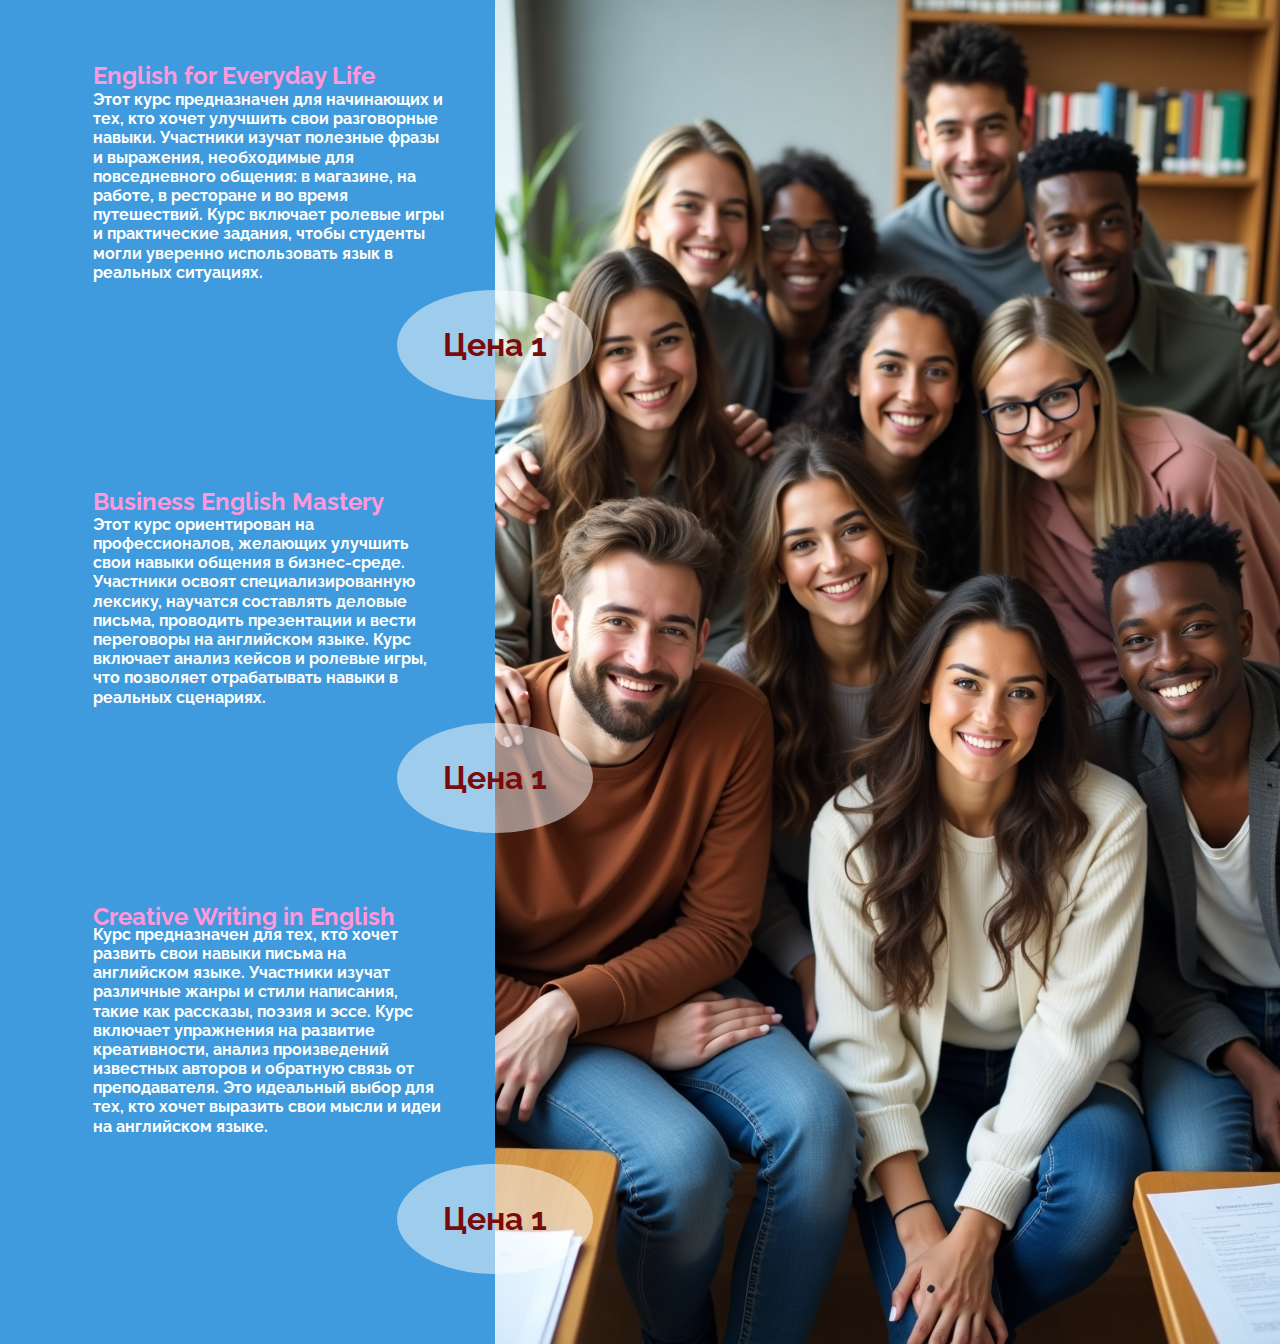
<file: courses.html>
<!DOCTYPE html>
<html lang="en">
<head>
  <meta charset="UTF-8">
  <meta name="viewport" content="width=device-width, initial-scale=1.0">
  <title>Fluentastic courses</title>
  <meta charset="UTF-8">
<meta name="viewport" content="width=device-width, initial-scale=1.0">
<link href="https://fonts.googleapis.com/css2?family=Raleway:wght@700&display=swap" rel="stylesheet">
<title>Language Courses</title>
  <link rel="stylesheet" href="css/courses.css">
  <script src="global.js" defer></script>
</head>
<body>
<section id="section-courses">
  <div class="courses-container">
    <nav class="page-navigation">
        <a href="index.html" class="nav-home">Дом</a>
    </nav>
    <div class="left-panel">
      <article class="course-item">
        <h2 class="course-title">English for Everyday Life</h2>
        <p class="course-description course-description-1">Этот курс предназначен для начинающих и тех, кто хочет улучшить свои разговорные навыки. Участники изучат полезные фразы и выражения, необходимые для повседневного общения: в магазине, на работе, в ресторане и во время путешествий. Курс включает ролевые игры и практические задания, чтобы студенты могли уверенно использовать язык в реальных ситуациях.</p>
      </article>
      <article class="course-item">
        <h2 class="course-title">Business English Mastery</h2>
        <p class="course-description course-description-2">Этот курс ориентирован на профессионалов, желающих улучшить свои навыки общения в бизнес-среде. Участники освоят специализированную лексику, научатся составлять деловые письма, проводить презентации и вести переговоры на английском языке. Курс включает анализ кейсов и ролевые игры, что позволяет отрабатывать навыки в реальных сценариях.</p>
      </article>
      <article class="course-item">
        <h2 class="course-title">Creative Writing in English</h2>
        <p class="course-description course-description-3">Курс предназначен для тех, кто хочет развить свои навыки письма на английском языке. Участники изучат различные жанры и стили написания, такие как рассказы, поэзия и эссе. Курс включает упражнения на развитие креативности, анализ произведений известных авторов и обратную связь от преподавателя. Это идеальный выбор для тех, кто хочет выразить свои мысли и идеи на английском языке.</p>
      </article>
    </div>
    <div class="right-panel">
      <img src="images/happy.png" alt="Students learning English" class="main-image">
      <div class="price-tags-overlay">
        <div class="price-tag price-tag-1">
          <img src="images/136_18669.svg" alt="" class="price-bg">
          <span class="price-text">Цена 1</span>
        </div>
        <div class="price-tag price-tag-2">
          <img src="images/136_18673.svg" alt="" class="price-bg">
          <span class="price-text">Цена 1</span>
        </div>
        <div class="price-tag price-tag-3">
          <img src="images/136_18677.svg" alt="" class="price-bg">
          <span class="price-text">Цена 1</span>
        </div>
      </div>
    </div>
  </div>
</section>
</body>
</html>
</file>
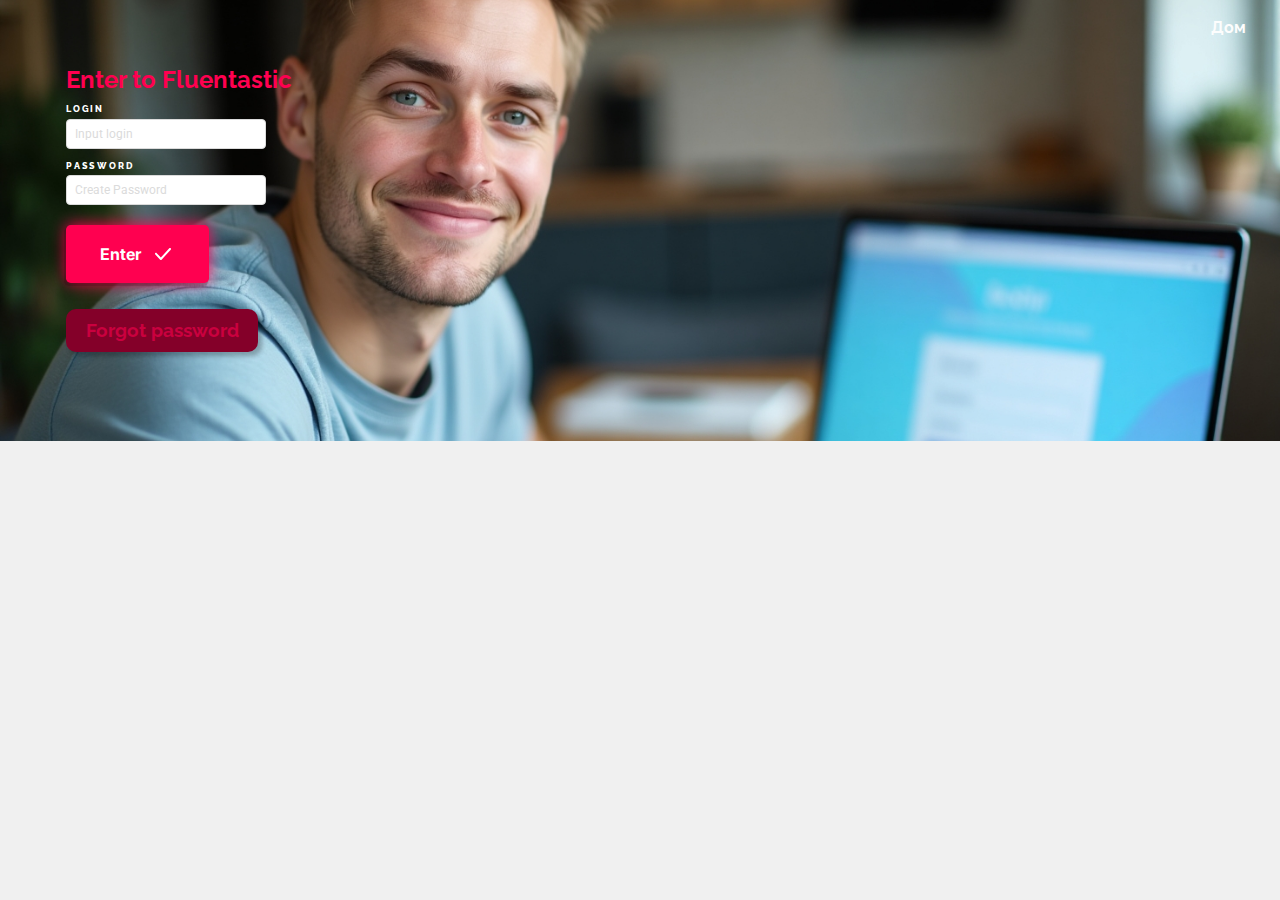
<file: enter.html>
<!DOCTYPE html>
<html lang="en">
<head>
  <meta charset="UTF-8">
  <meta name="viewport" content="width=device-width, initial-scale=1.0">
  <title>Enter Fluentastic</title>
  <meta charset="UTF-T">
<meta name="viewport" content="width=device-width, initial-scale=1.0">
<link href="https://fonts.googleapis.com/css2?family=Inter:wght@700&family=Raleway:wght@700;800&family=Roboto:wght@400&display=swap" rel="stylesheet">
<title>Login Page</title>
  <link rel="stylesheet" href="css/enter.css">
  <script src="global.js" defer></script>
</head>
<body>
<section id="login-area" class="login-area">
    <img src="images/smiling.png" alt="Background" class="login-area__background">
    
    <nav class="login-area__nav">
        <a href="index.html" class="login-area__nav-link">Дом</a>
    </nav>
    
    <div class="login-area__form-wrapper">
        <h1 class="login-form__title">Enter to Fluentastic</h1>
        <form class="login-form" action="#" method="POST">
            <div class="login-form__group">
                <label for="login" class="login-form__label">LOGIN</label>
                <input type="text" id="login" name="login" placeholder="Input login" class="login-form__input">
            </div>
            <div class="login-form__group">
                <label for="password" class="login-form__label">PASSWORD</label>
                <input type="password" id="password" name="password" placeholder="Create Password" class="login-form__input">
            </div>
            <button type="submit" class="login-form__submit-button">
                <span class="login-form__submit-text">Enter</span>
                <img src="images/checkmark.svg" alt="" class="login-form__submit-icon">
            </button>
        </form>
        <a href="#" class="login-area__forgot-password">Forgot password</a>
    </div>
</section>
</body>
</html>
</file>
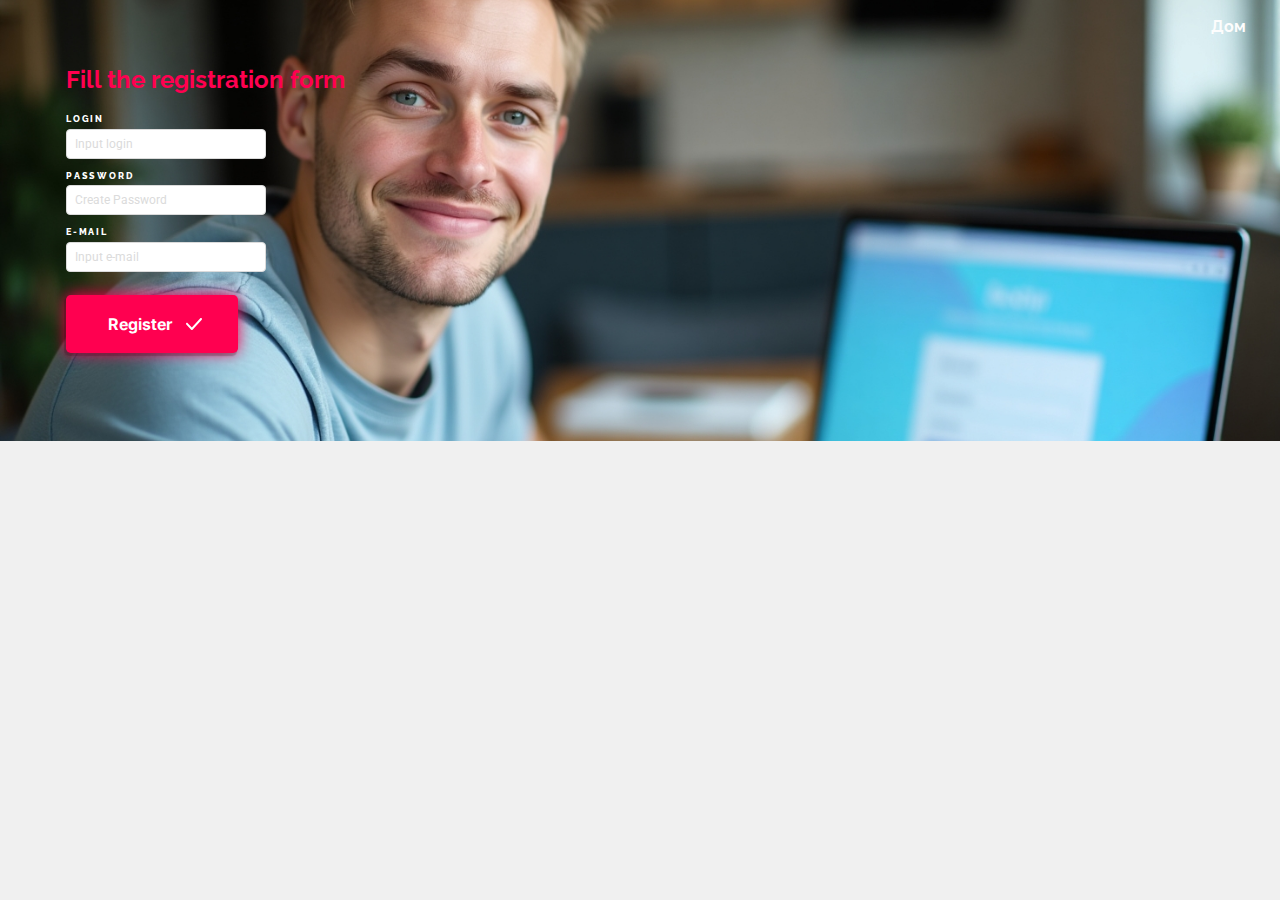
<file: reg.html>
<!DOCTYPE html>
<html lang="en">
<head>
  <meta charset="UTF-8">
  <meta name="viewport" content="width=device-width, initial-scale=1.0">
  <title>Fluentastic registration</title>
  <meta charset="UTF-8">
<meta name="viewport" content="width=device-width, initial-scale=1.0">
<link href="https://fonts.googleapis.com/css2?family=Inter:wght@700&family=Raleway:wght@700;800&family=Roboto:wght@400&display=swap" rel="stylesheet">
<title>Registration Form</title>
  <link rel="stylesheet" href="css/reg.css">
  <style id="sections-styles">

  </style>
  <script src="global.js" defer></script>
</head>
<body>
<section id="section-registration-hero">
  <div class="registration-container">
    <img src="images/smiling.png" alt="Man working on laptop" class="background-image">
    
    <header class="page-header-nav">
      <a href="index.html" class="home-link">Дом</a>
    </header>
    
    <div class="form-area">
      <h2 class="form-title">Fill the registration form</h2>
      <form class="registration-form-fields">
        <div class="input-group">
          <label for="login" class="input-label">LOGIN</label>
          <input type="text" id="login" name="login" placeholder="Input login" class="text-input-field">
        </div>
        <div class="input-group">
          <label for="password" class="input-label">PASSWORD</label>
          <input type="password" id="password" name="password" placeholder="Create Password" class="text-input-field">
        </div>
        <div class="input-group">
          <label for="email" class="input-label">E-MAIL</label>
          <input type="email" id="email" name="email" placeholder="Input e-mail" class="text-input-field">
        </div>
        <button type="submit" class="register-button">
          <span class="button-text-container">
            <span class="button-text-content">Register</span>
          </span>
          <span class="button-icon-container">
            <img src="images/checkmark.svg" alt="checkmark icon" class="button-icon-svg">
          </span>
        </button>
      </form>
    </div>
  </div>
</section>
</body>
</html>
</file>
<file: css/courses.css>
body {
    margin: 0;
    font-family: 'Raleway', sans-serif;
    background-color: #ffffff;
}

* {
    box-sizing: border-box;
}

.courses-container {
    display: flex;
    max-width: 1440px;
    margin: 0 auto;
    position: relative;
    background-color: #ffffff;
    overflow: hidden;
    height: 1344px;
}

.page-navigation {
    position: absolute;
    top: 36px;
    left: 1364px;
    z-index: 10;
}

.nav-home {
    color: #fdfdfd;
    font-weight: 700;
    font-size: 16px;
    line-height: 1;
    text-decoration: none;
}

.left-panel {
    width: 554px;
    background-color: #3f9bdd;
    padding: 64px 60px 176px 93px;
    z-index: 1;
}

.course-item:not(:last-child) {

}

.course-item:nth-of-type(1) {
    margin-bottom: 208px;
}

.course-item:nth-of-type(2) {
    margin-bottom: 198px;
}

.course-title {
    color: #ff98db;
    font-weight: 700;
    font-size: 24px;
    line-height: 1;
    margin: 0 0 0 0;
}

.course-description {
    color: #ffffff;
    font-weight: 700;
    font-size: 16px;
    line-height: 1.2;
    margin-bottom: 0;
}

.course-description-1 {
    margin-top: 2px;
}

.course-description-2 {
    margin-top: 1px;
}


.course-description-3 {
    margin-top: -4px;
}


.right-panel {
    width: 896px;
    margin-left: -10px;
    position: relative;
    z-index: 2;
    height: 1344px;
}

.main-image {
    display: block;
    width: 100%;
    height: 100%;
    object-fit: cover;
}

.price-tags-overlay {
    position: absolute;
    top: 0;
    left: 0;
    width: 100%;
    height: 100%;
    pointer-events: none;
}

.price-tag {
    position: absolute;
    width: 196px;
    height: 110px;
    pointer-events: auto;
}

.price-tag .price-bg {
    position: absolute;
    top: 0;
    left: 0;
    width: 100%;
    height: 100%;
    opacity: 0.7;
}

.price-tag .price-text {
    position: absolute;
    left: 46px;
    top: 36px;
    color: #7b0a0a;
    font-weight: 700;
    font-size: 32px;
    line-height: 1.2;
}

.price-tag-1 {
    left: -98px;
    top: 290px;
}

.price-tag-2 {
    left: -98px;
    top: 723px;
}

.price-tag-3 {
    left: -98px;
    top: 1164px;
}

@media (max-width: 1439px) {
    .courses-container {
    }
}

@media (max-width: 1024px) {
    .courses-container {
        flex-direction: column;
        height: auto;
    }

    .left-panel, .right-panel {
        width: 100%;
        margin-left: 0;
        height: auto;
    }

    .left-panel {
        padding: 40px 20px;
        order: 2;
    }

    .course-item:nth-of-type(1),
    .course-item:nth-of-type(2) {
        margin-bottom: 40px;
    }

    .right-panel {
        order: 1;
        height: 60vh;
    }

    .page-navigation {
        top: 20px;
        left: auto;
        right: 20px;
    }

    .price-tag {
        transform: scale(0.8);
        transform-origin: top left;
    }

    .price-tag-1 {
        left: 10px;
        top: 10%;
    }

    .price-tag-2 {
        left: 10px;
        top: 35%;
    }

    .price-tag-3 {
        left: 10px;
        top: 60%;
    }
}

@media (max-width: 767px) {
    .left-panel {
        padding: 30px 15px;
    }

    .course-title {
        font-size: 20px;
    }

    .course-description {
        font-size: 14px;
    }

    .course-item:nth-of-type(1),
    .course-item:nth-of-type(2) {
        margin-bottom: 30px;
    }

    .right-panel {
        height: 50vh;
    }

    .page-navigation {
        top: 15px;
        right: 15px;
    }

    .nav-home {
        font-size: 14px;
    }

    .price-tag {
        transform: scale(0.65);
    }

    .price-tag .price-text {
        font-size: 28px;
        left: 30px;
        top: 30px;
    }

    .price-tag-1 {
        left: 5px;
        top: 8%;
    }

    .price-tag-2 {
        left: 5px;
        top: 33%;
    }

    .price-tag-3 {
        left: 5px;
        top: 58%;
    }
}
</file>
<file: css/enter.css>
body {
    font-family: 'Inter', sans-serif;
    margin: 0;
    padding: 0;
    box-sizing: border-box;
    background-color: #f0f0f0;
}

*, *::before, *::after {
    box-sizing: inherit;
}

.sr-only {
    position: absolute;
    width: 1px;
    height: 1px;
    padding: 0;
    margin: -1px;
    overflow: hidden;
    clip: rect(0, 0, 0, 0);
    white-space: nowrap;
    border-width: 0;
}

.login-area {
    position: relative;
    width: 100%;
    max-width: 1440px;
    height: 441px;
    margin: 0 auto;
    background-color: #ffffff;
    overflow: hidden;
}

.login-area__background {
    position: absolute;
    top: 0;
    left: 0;
    width: 100%;
    height: 100%;
    object-fit: cover;
    z-index: 1;
}

.login-area__nav {
    position: absolute;
    top: 17px;
    right: 34px;
    z-index: 2;
}

.login-area__nav-link {
    color: #fdfdfd;
    font-family: 'Raleway', sans-serif;
    font-weight: 700;
    font-size: 16px;
    line-height: 16px;
    text-decoration: none;
}

.login-area__form-wrapper {
    position: absolute;
    top: 68px;
    left: 66px;
    width: 350px;
    z-index: 2;
    display: flex;
    flex-direction: column;
}

.login-form__title {
    color: #ff0050;
    font-family: 'Raleway', sans-serif;
    font-weight: 700;
    font-size: 24px;
    line-height: 24px;
    margin: 0 0 12px 0;
}

.login-form {
    display: flex;
    flex-direction: column;
}

.login-form__group {
    display: flex;
    flex-direction: column;
    gap: 4px;
    margin-bottom: 12px;
}

.login-form__group:nth-of-type(2) {
    margin-bottom: 20px;
}


.login-form__label {
    color: #ffffff;
    font-family: 'Raleway', sans-serif;
    font-weight: 800;
    font-size: 9px;
    line-height: 10.57px;
    letter-spacing: 1.8px;
}

.login-form__input {
    width: 200px;
    height: 30px;
    background-color: #ffffff;
    border: 1px solid #dbdbdb;
    border-radius: 4px;
    padding: 8px;
    font-family: 'Roboto', sans-serif;
    font-size: 12px;
    color: #333333;
    box-sizing: border-box;
}

.login-form__input::placeholder {
    color: #dbdbdb;
    font-family: 'Roboto', sans-serif;
    font-weight: 400;
    font-size: 12px;
    line-height: 14.0625px;
    opacity: 1;
}

.login-form__submit-button {
    background-color: #ff0050;
    display: flex;
    flex-direction: row;
    justify-content: center;
    align-items: center;
    padding: 12.14px 24.29px;
    border-radius: 4.86px;
    border: none;
    cursor: pointer;
    width: 143.3px;
    height: 58.29px;
    box-shadow: -1.9px 2.53px 1.27px 0px rgba(0, 0, 0, 0.22), 0px 0px 15.2px 0px #ff0050;
    margin-bottom: 25.71px;
    gap: 9.72px;
    overflow: hidden;
}

.login-form__submit-text {
    color: #ffffff;
    font-family: 'Inter', sans-serif;
    font-weight: 700;
    font-size: 16px;
    line-height: 28px;
}

.login-form__submit-icon {
    width: 24.29px;
    height: 24.29px;
    display: block;
}

.login-area__forgot-password {
    width: 192px;
    height: 43px;
    background-color: #840029;
    border-radius: 10px;
    box-shadow: 4px 4px 4px 0px rgba(0, 0, 0, 0.25);
    color: #ca003f;
    font-family: 'Raleway', sans-serif;
    font-weight: 700;
    font-size: 19.43px;
    line-height: 1;
    text-decoration: none;
    display: flex;
    align-items: center;
    justify-content: center;
    text-align: center;
}

@media (max-width: 768px) {
    .login-area {
        height: auto;
        min-height: 441px;
        padding-bottom: 30px;
    }

    .login-area__form-wrapper {
        left: 50%;
        transform: translateX(-50%);
        width: 90%;
        max-width: 350px;
        top: 50px;
    }

    .login-form__input {
        width: 100%;
    }

    .login-form__submit-button,
    .login-area__forgot-password {
        width: 100%;
        max-width: 250px;
        margin-left: auto;
        margin-right: auto;
    }

    .login-area__nav {
        right: 20px;
        top: 10px;
    }
}

@media (max-width: 480px) {
    .login-area__form-wrapper {
        top: 30px;
        width: calc(100% - 30px);
        left: 15px;
        transform: none;
        padding: 0;
    }

    .login-form__title {
        font-size: 20px;
        text-align: center;
    }

    .login-form__label {
        font-size: 8px;
    }

    .login-form__input::placeholder {
        font-size: 11px;
    }

    .login-form__submit-button,
    .login-area__forgot-password {
        font-size: 16px;
        max-width: none;
    }

    .login-form__submit-text {
        font-size: 14px;
    }

    .login-area__nav-link {
        font-size: 14px;
    }

    .login-area {
        min-height: 100vh;
    }
}
</file>
<file: css/reg.css>
body {
  margin: 0;
  padding: 0;
  font-family: 'Roboto', sans-serif;
  background-color: #f0f0f0;
}

* {
  box-sizing: border-box;
}


.registration-container {
  max-width: 1440px;
  height: 441px;
  margin: 0 auto;
  position: relative;
  background-color: #ffffff;
  overflow: hidden;
}

.background-image {
  position: absolute;
  top: 0;
  left: 0;
  width: 100%;
  height: 100%;
  object-fit: cover;
  z-index: 0;
}

.page-header-nav {
  position: absolute;
  top: 17px;
  right: 34px;
  z-index: 1;
}

.home-link {
  font-family: 'Raleway', sans-serif;
  font-weight: 700;
  font-size: 16px;
  line-height: 16px;
  color: #fdfdfd;
  text-decoration: none;
  text-align: left;
}

.form-area {
  position: absolute;
  top: 68px;
  left: 66px;
  display: flex;
  flex-direction: column;
  z-index: 1;
}

.form-title {
  font-family: 'Raleway', sans-serif;
  font-weight: 700;
  font-size: 24px;
  line-height: 24px;
  color: #ff0050;
  text-align: left;
  margin: 0;
  width: 350px;
  height: 34px;
}

.registration-form-fields {
  display: flex;
  flex-direction: column;
  margin-top: 12px;
}

.input-group {
  display: flex;
  flex-direction: column;
  gap: 4px;
  margin-bottom: 12px;
  width: 200px;
}
.input-group:last-of-type {
  margin-bottom: 23px;
}


.input-label {
  font-family: 'Raleway', sans-serif;
  font-weight: 800;
  font-size: 9px;
  line-height: 10.57px;
  letter-spacing: 1.8px;
  color: #ffffff;
  text-align: left;
}

.text-input-field {
  background-color: #ffffff;
  border: 1px solid #dbdbdb;
  padding: 8px;
  border-radius: 4px;
  font-family: 'Roboto', sans-serif;
  font-size: 12px;
  line-height: 14.06px;
  color: #333333;
  width: 100%;
  height: 30px;
}

.text-input-field::placeholder {
  color: #dbdbdb;
  font-family: 'Roboto', sans-serif;
  font-weight: 400;
  font-size: 12px;
  line-height: 14.06px;
  text-align: left;
}

.register-button {
  background-color: #ff0050;
  display: flex;
  flex-direction: row;
  justify-content: center;
  align-items: center;
  padding: 12.14px 24.29px;
  border-radius: 4.86px;
  overflow: hidden;
  border: none;
  cursor: pointer;
  width: 172.30px;
  height: 58.29px;
  box-shadow: -1.90px 2.53px 1.27px 0px rgba(0, 0, 0, 0.22), 0px 0px 15.21px 0px #ff0050;
}

.button-text-container {
  display: flex;
  flex-direction: row;
  align-items: center;
  padding: 0 9.72px;
}

.button-text-content {
  font-family: 'Inter', sans-serif;
  font-weight: 700;
  font-size: 16px;
  line-height: 28px;
  color: #ffffff;
  text-align: left;
}

.button-icon-container {
  display: flex;
  flex-direction: row;
  align-items: center;
  overflow: hidden;
}

.button-icon-svg {
  width: 24.29px;
  height: 24.29px;
}

@media (max-width: 768px) {
  .registration-container {
    height: auto;
    padding-bottom: 20px;
  }
  .form-area {
    position: static;
    margin: 20px auto;
    padding: 0 20px;
    left: auto;
    top: auto;
    width: 90%;
    max-width: 350px;
  }
  .form-title {
    width: 100%;
    text-align: center;
    font-size: 20px;
  }
  .input-group {
    width: 100%;
  }
  .register-button {
    width: 100%;
  }
  .page-header-nav {
    position: static;
    text-align: center;
    padding: 10px 0;
  }
  .background-image {
    min-height: 300px;
    object-position: center top;
  }
}
@media (max-width: 480px) {
  .form-title {
    font-size: 18px;
  }
  .input-label {
    font-size: 8px;
  }
  .text-input-field, .text-input-field::placeholder {
    font-size: 11px;
  }
  .register-button {
    padding: 10px 15px;
  }
  .button-text-content {
    font-size: 14px;
  }
  .button-icon-svg {
    width: 20px;
    height: 20px;
  }
}
</file>
